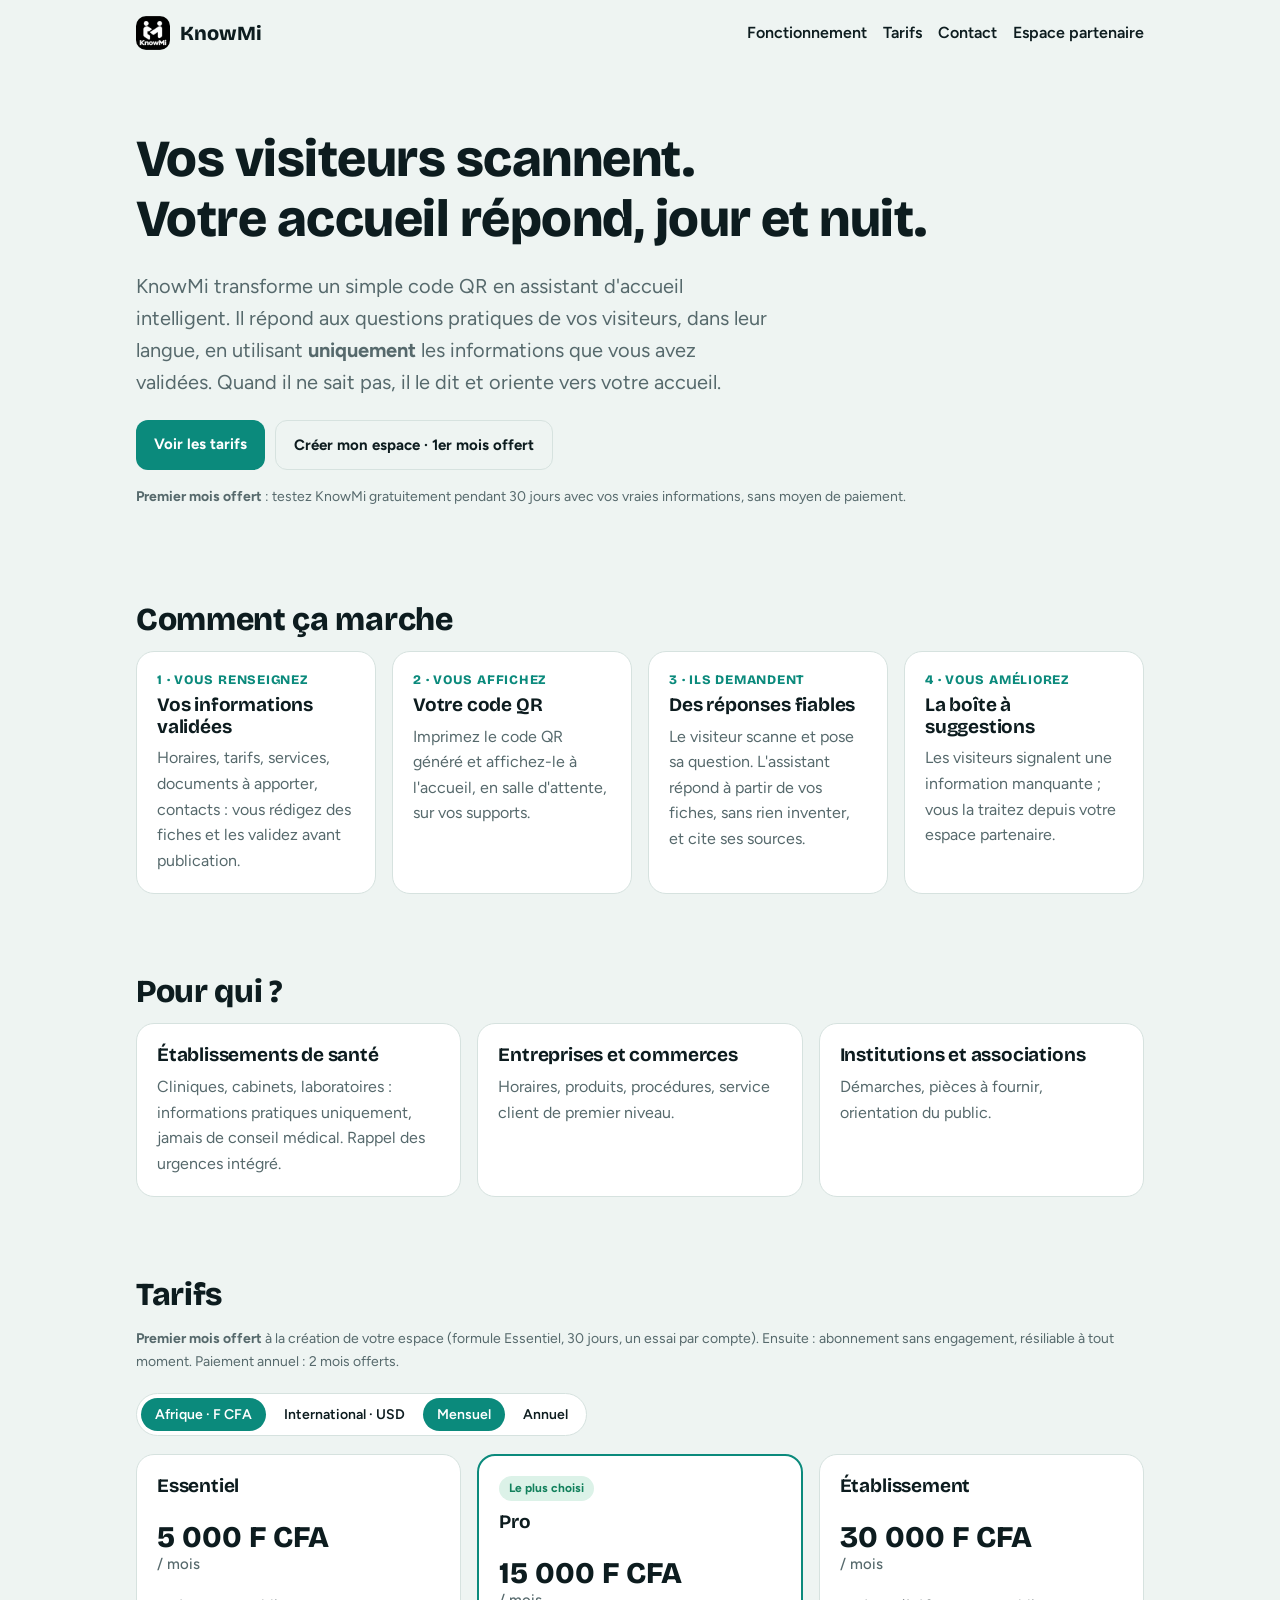
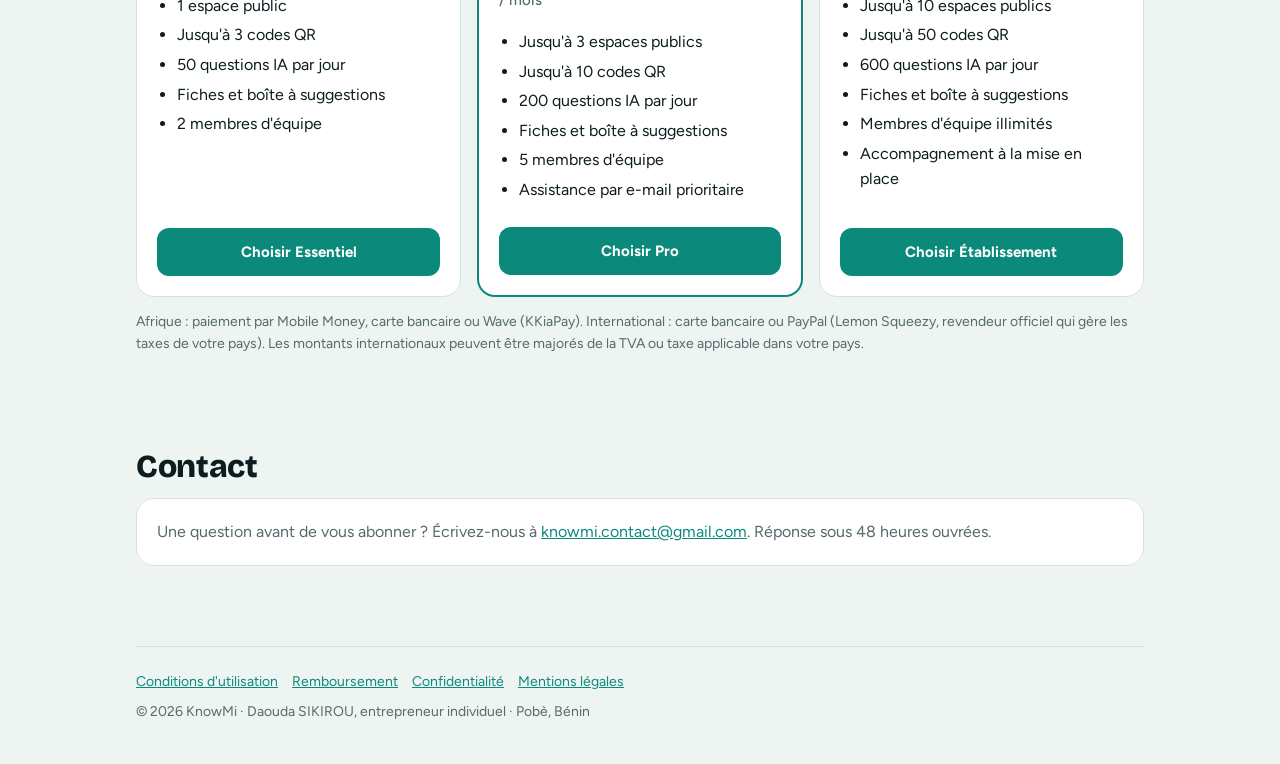
<file: index.html>
<!doctype html>
<html lang="fr">
<head>
<meta charset="utf-8">
<meta name="google-site-verification" content="rM0lely_wmRl62F8wcLX4sktHrZ2H8IdLS0OCVsPig0" />
<meta name="viewport" content="width=device-width, initial-scale=1, viewport-fit=cover">
<meta name="robots" content="noindex, follow">
<link rel="canonical" href="https://daoudaun.github.io/qrai/presentation.html">
<title>KnowMi · Accueil</title>
<link rel="icon" type="image/png" href="favicon.png">
<link rel="apple-touch-icon" href="apple-touch-icon.png">
<link rel="preconnect" href="https://fonts.googleapis.com">
<link rel="stylesheet" href="https://fonts.googleapis.com/css2?family=Bricolage+Grotesque:opsz,wght@12..96,700;12..96,800&family=Figtree:wght@400;500;600;700&display=swap">
<style>
:root{
  --bg:#eef4f2; --surface:#fff; --surface2:#f6faf9; --ink:#0d1c1f; --muted:#56696c; --line:#d6e2df;
  --accent:#0b8a7c; --accent-ink:#fff; --accent-soft:#d5efea; --bot:#f1f6f5; --me:#0b8a7c; --me-ink:#fff;
  --warn:#a86408; --warn-soft:#fbeccf; --bad:#c23b3b; --bad-soft:#f9dede; --good:#12805c; --good-soft:#dcf2e8;
  --f-display:"Bricolage Grotesque", ui-sans-serif, system-ui, sans-serif;
  --f-body:"Figtree", ui-sans-serif, system-ui, -apple-system, "Segoe UI", sans-serif;
}
@media (prefers-color-scheme: dark){:root:not([data-theme="light"]){
  --bg:#0a1314; --surface:#111e20; --surface2:#15262a; --ink:#e4efed; --muted:#93a8a7; --line:#223639;
  --accent:#2cc2ae; --accent-ink:#04201c; --accent-soft:#123c37; --bot:#182b2e; --me:#1d9f8f; --me-ink:#fff;
  --warn:#f0b04a; --warn-soft:#3a2a0d; --bad:#ff7b7b; --bad-soft:#3d1a1a; --good:#44c996; --good-soft:#12352a; color-scheme:dark }}
*{box-sizing:border-box} [hidden]{display:none!important}
html,body{margin:0;min-height:100%}
body{background:var(--bg);color:var(--ink);font:16px/1.5 var(--f-body);-webkit-font-smoothing:antialiased}
button,input,textarea{font:inherit;color:inherit}
.wrap{max-width:640px;margin:0 auto;padding:16px 16px calc(24px + env(safe-area-inset-bottom))}
.top{display:flex;align-items:center;gap:10px;margin-bottom:14px}
.logo{width:30px;height:30px;border-radius:9px;display:block;flex:0 0 auto}
.top small{color:var(--muted);font-size:12px}
.hero{background:var(--surface);border:1px solid var(--line);border-radius:18px;padding:18px;margin-bottom:12px}
h1{font:800 24px/1.15 var(--f-display);letter-spacing:-.01em;margin:0 0 6px}
.welcome{color:var(--muted);margin:0}
.verified{display:inline-flex;gap:6px;align-items:center;font-size:12px;font-weight:700;color:var(--good);background:var(--good-soft);padding:3px 9px;border-radius:999px;margin-bottom:10px}
.card{background:var(--surface);border:1px solid var(--line);border-radius:18px;padding:16px;margin-bottom:12px}
h2{font:700 17px var(--f-display);margin:0 0 10px}
.chat{display:flex;flex-direction:column;gap:10px;min-height:120px}
.bubble{max-width:88%;padding:10px 13px;border-radius:16px;white-space:pre-wrap;overflow-wrap:anywhere;animation:pop .25s ease both}
@keyframes pop{from{opacity:0;transform:translateY(4px)}}
@media (prefers-reduced-motion:reduce){.bubble{animation:none}}
.bot{background:var(--bot);border-bottom-left-radius:5px;align-self:flex-start}
.me{background:var(--me);color:var(--me-ink);border-bottom-right-radius:5px;align-self:flex-end}
.bot.abst{border:1px dashed var(--warn)}
.src{display:block;font-size:12px;color:var(--muted);margin-top:6px}
.typing{display:inline-flex;gap:4px}.typing i{width:6px;height:6px;border-radius:50%;background:var(--muted);animation:b 1s infinite}.typing i:nth-child(2){animation-delay:.15s}.typing i:nth-child(3){animation-delay:.3s}
@keyframes b{0%,80%,100%{opacity:.3}40%{opacity:1}}
.ask{display:flex;gap:8px;margin-top:12px}
.ask input{flex:1;min-width:0;padding:12px 14px;border:1px solid var(--line);border-radius:12px;background:var(--surface2)}
.btn{border:0;border-radius:12px;padding:12px 16px;background:var(--accent);color:var(--accent-ink);font-weight:700;cursor:pointer}
.btn[disabled]{opacity:.5;cursor:wait}
.btn.ghost{background:transparent;border:1px solid var(--line);color:var(--ink)}
input:focus,textarea:focus,button:focus-visible,summary:focus-visible{outline:2px solid var(--accent);outline-offset:1px}
.sugg{display:flex;flex-wrap:wrap;gap:6px;margin-top:10px}
.sugg button{border:1px solid var(--line);background:var(--surface2);border-radius:999px;padding:6px 11px;font-size:14px;cursor:pointer}
details{border-top:1px solid var(--line);padding:10px 0}
details:first-of-type{border-top:0}
summary{font-weight:600;cursor:pointer;list-style:none;display:flex;justify-content:space-between;gap:10px}
summary::after{content:"+";color:var(--accent);font-weight:800}
details[open] summary::after{content:"–"}
details p{white-space:pre-wrap;margin:8px 0 2px;color:var(--ink)}
details .meta{font-size:12px;color:var(--muted)}
label{display:block;font-weight:600;font-size:14px;margin:10px 0 5px}
textarea,.field{width:100%;padding:11px 12px;border:1px solid var(--line);border-radius:12px;background:var(--surface2)}
.msg{padding:10px 12px;border-radius:12px;margin-top:10px;font-size:14px}
.msg.ok{background:var(--good-soft);color:var(--good)} .msg.err{background:var(--bad-soft);color:var(--bad)}
.notice{font-size:13px;color:var(--muted);text-align:center;margin:16px 6px 0}
.notice b{color:var(--ink)}
.state{text-align:center;padding:40px 16px}
.top .sp{flex:1}
.lang{border:1px solid var(--line);background:var(--surface);border-radius:999px;padding:5px 12px;font-weight:700;font-size:13px;cursor:pointer;color:var(--ink)}
.mic{flex:0 0 auto;width:48px;padding:0;display:inline-flex;align-items:center;justify-content:center;background:var(--surface2);border:1px solid var(--line);color:var(--accent)}
.mic svg{width:22px;height:22px}
.mic.on{background:var(--bad);border-color:var(--bad);color:#fff;animation:pulse 1.2s ease-in-out infinite}
@keyframes pulse{50%{box-shadow:0 0 0 7px color-mix(in srgb, var(--bad) 25%, transparent)}}
@media (prefers-reduced-motion:reduce){.mic.on{animation:none}}
.voice-row{display:flex;align-items:center;justify-content:space-between;gap:10px;flex-wrap:wrap;margin-top:10px;font-size:13px;color:var(--muted)}
.voice-row label{display:flex;align-items:center;gap:7px;margin:0;font-weight:600;font-size:13px;color:var(--ink);cursor:pointer}
.voice-row input{width:18px;height:18px;accent-color:var(--accent)}
.say{display:inline-flex;align-items:center;gap:5px;margin-top:7px;border:0;background:transparent;color:var(--accent);font-weight:700;font-size:13px;padding:2px 0;cursor:pointer}
.say svg{width:16px;height:16px}
</style>
</head>
<body>
<div class="wrap">
  <div class="top"><img class="logo" src="logo-96.png" alt="" width="38" height="38"><div><b>KnowMi</b><br><small>Informations vérifiées par l'établissement</small></div><div class="sp"></div><button class="lang" id="lang" type="button">EN</button></div>

  <div id="loading" class="card state">Chargement…</div>
  <div id="unavailable" class="card state" hidden>
    <h1>Page indisponible</h1>
    <p class="welcome">Ce code QR n'est pas actif ou a été désactivé. Renseignez-vous directement auprès de l'accueil.</p>
  </div>

  <main id="app" hidden>
    <section class="hero">
      <span class="verified">✓ Informations validées par l'établissement</span>
      <h1 id="name" data-i18n-skip></h1>
      <p class="welcome" id="welcome" data-i18n-skip></p>
    </section>

    <section class="card" aria-labelledby="chat-title">
      <h2 id="chat-title">Posez votre question</h2>
      <div class="chat" id="chat" aria-live="polite" data-i18n-skip></div>
      <div class="sugg" id="sugg" data-i18n-skip></div>
      <form class="ask" id="f-ask">
        <input id="q" type="text" maxlength="500" autocomplete="off" placeholder="Ex. Quels sont vos horaires ?" aria-label="Votre question" required>
        <button class="btn mic" type="button" id="mic" hidden aria-label="Poser la question à voix haute" title="Poser la question à voix haute"><svg viewBox="0 0 24 24" fill="none" stroke="currentColor" stroke-width="2" stroke-linecap="round" stroke-linejoin="round" aria-hidden="true"><rect x="9" y="3" width="6" height="11" rx="3"/><path d="M5 11a7 7 0 0 0 14 0M12 18v3"/></svg></button>
        <button class="btn" type="submit" id="send">Envoyer</button>
      </form>
      <div class="voice-row" id="voice-row" hidden>
        <label id="tts-label" hidden><input type="checkbox" id="tts"> <span>Lire les réponses à voix haute</span></label>
        <span id="voice-note" hidden>La dictée vocale utilise la reconnaissance vocale de votre téléphone ou de votre navigateur.</span>
      </div>
      <div id="voice-msg"></div>
    </section>

    <section class="card" id="faq-card" hidden>
      <h2>Toutes les informations</h2>
      <div id="faq" data-i18n-skip></div>
    </section>

    <section class="card">
      <h2>Une remarque, une information manquante ?</h2>
      <form id="f-sugg">
        <label for="s-msg">Votre message à l'établissement</label>
        <textarea id="s-msg" rows="3" maxlength="3000" required></textarea>
        <label for="s-contact">Pour être recontacté (facultatif)</label>
        <input id="s-contact" class="field" type="text" maxlength="200" placeholder="Téléphone ou e-mail">
        <button class="btn" type="submit" style="margin-top:12px">Envoyer le message</button>
      </form>
      <div id="s-out"></div>
    </section>

    <p class="notice" data-i18n-html="notice"><b>En cas d'urgence, rendez-vous immédiatement aux urgences ou appelez les secours.</b><br>
    Les réponses proviennent uniquement des informations publiées par l'établissement ; elles ne remplacent pas une consultation.
    Vos questions ne sont pas enregistrées.</p>
  </main>
</div>

<script src="i18n.js"></script>
<script>
const t = window.KM ? KM.t : (s) => s, LOC = window.KM ? KM.locale : "fr-FR";
if (window.KM) KM.langButton(document.getElementById("lang")); else document.getElementById("lang").hidden = true;
const SUPABASE_URL = "https://zvynitsffqtaiebtayda.supabase.co";
const SUPABASE_KEY = "sb_publishable_JdO1h7Z0cB4ZMWZhat3mIQ_H6_6bAkT";
const $ = (id) => document.getElementById(id);
const el = (tag, props = {}, ...kids) => { const n = document.createElement(tag); Object.assign(n, props); kids.forEach(k => n.append(k)); return n; };
const slug = (new URLSearchParams(location.search).get("c") || "").trim().toUpperCase();
const history = [];
const fmtDate = (d) => d ? new Date(d + "T12:00:00").toLocaleDateString(LOC, { day: "numeric", month: "long", year: "numeric" }) : "";

async function rpc(fn, args) {
  const r = await fetch(SUPABASE_URL + "/rest/v1/rpc/" + fn, { method: "POST", headers: { "Content-Type": "application/json", apikey: SUPABASE_KEY }, body: JSON.stringify(args) });
  if (!r.ok) throw new Error("http " + r.status);
  return r.json();
}

function bubble(text, who, extra) {
  const b = el("div", { className: "bubble " + who + (extra && extra.abst ? " abst" : ""), textContent: text });
  if (extra && extra.sources && extra.sources.length) {
    extra.sources.forEach(s => b.append(el("span", { className: "src", textContent: t("Source : « {0} », validée le {1}", s.question, fmtDate(s.validated_on)) })));
  }
  if (who === "bot" && TTS) b.append(sayButton(text));
  $("chat").append(b); b.scrollIntoView({ block: "nearest", behavior: "smooth" });
  return b;
}

async function load() {
  if (!slug) { location.replace("presentation.html"); return; }
  if (!/^[A-Z]{3}-[A-Z0-9]{4,8}$/.test(slug)) return showUnavailable();
  let data;
  try { data = await rpc("public_context", { p_slug: slug, p_locale: null }); } catch { return showUnavailable(t("Connexion impossible. Vérifiez votre accès à Internet puis rechargez la page.")); }
  if (!data || data.status !== "available") return showUnavailable();
  document.title = data.name + " · KnowMi";
  $("name").textContent = data.name;
  $("welcome").textContent = (data.welcome && data.welcome.fr) || t("Bienvenue. Posez vos questions pratiques, je réponds avec les informations validées par l'établissement.");
  const entries = (data.entries || []).filter(e => e.locale === "fr" || !e.locale);
  if (entries.length) {
    $("faq-card").hidden = false;
    $("faq").replaceChildren(...entries.map(e => el("details", {}, el("summary", { textContent: e.question }),
      el("p", { textContent: e.answer }), el("div", { className: "meta", textContent: t("Validée le {0}", fmtDate(e.validated_on)) }))));
    entries.slice(0, 4).forEach(e => {
      const b = el("button", { type: "button", textContent: e.question });
      b.onclick = () => { $("q").value = e.question; $("f-ask").requestSubmit(); };
      $("sugg").append(b);
    });
  }
  bubble(t("Bonjour ! Je suis l'assistant de {0}. Je réponds uniquement avec les informations validées par l'établissement. Que souhaitez-vous savoir ?", data.name), "bot");
  $("loading").hidden = true; $("app").hidden = false;
}
function showUnavailable(msg) {
  $("loading").hidden = true; $("unavailable").hidden = false;
  if (msg) $("unavailable").querySelector("p").textContent = msg;
}

const ERRORS = {
  busy: t("Le service reçoit beaucoup de questions aujourd'hui. Consultez les informations ci-dessous ou contactez directement l'établissement."),
  not_configured: t("Le chat n'est pas encore activé pour cet établissement. Consultez les informations ci-dessous."),
  unavailable: t("Ce code QR n'est plus actif."),
  invalid_question: t("Votre question doit faire entre 2 et 500 caractères.")
};
$("f-ask").addEventListener("submit", async (ev) => {
  ev.preventDefault();
  const q = $("q").value.trim(); if (q.length < 2) return;
  const spoken = askedByVoice; askedByVoice = false;
  stopSpeaking();
  $("q").value = ""; $("send").disabled = true; $("sugg").hidden = true;
  bubble(q, "me");
  const wait = el("div", { className: "bubble bot" }, el("span", { className: "typing", ariaLabel: t("Réponse en cours") }, el("i"), el("i"), el("i")));
  $("chat").append(wait);
  try {
    const r = await fetch(SUPABASE_URL + "/functions/v1/ask", { method: "POST", headers: { "Content-Type": "application/json", apikey: SUPABASE_KEY },
      body: JSON.stringify({ slug, question: q, history: history.slice(-6) }) });
    const data = await r.json().catch(() => ({}));
    wait.remove();
    if (data.status === "ok") {
      bubble(data.answer, "bot", { abst: data.abstained, sources: data.sources });
      if (spoken || ttsOn()) speak(data.answer);
      history.push({ role: "user", content: q }, { role: "assistant", content: data.answer });
    } else {
      bubble(ERRORS[data.status] || t("Le service est momentanément indisponible. Réessayez dans un instant ou consultez les informations ci-dessous."), "bot", { abst: true });
    }
  } catch {
    wait.remove(); bubble(t("Connexion impossible. Vérifiez votre accès à Internet."), "bot", { abst: true });
  } finally { $("send").disabled = false; $("q").focus(); }
});

$("f-sugg").addEventListener("submit", async (ev) => {
  ev.preventDefault();
  const btn = ev.target.querySelector("button"); btn.disabled = true;
  const key = (crypto.randomUUID ? crypto.randomUUID() : String(Date.now()) + Math.random().toString(16).slice(2));
  try {
    const r = await rpc("submit_suggestion", { p_slug: slug, p_message: $("s-msg").value.trim(), p_locale: navigator.language || "fr", p_contact: $("s-contact").value.trim(), p_idempotency_key: key });
    if (r.status === "received") {
      ev.target.reset();
      $("s-out").replaceChildren(el("div", { className: "msg ok", textContent: t("Merci, votre message a bien été transmis (référence {0}).", r.receipt) }));
    } else {
      $("s-out").replaceChildren(el("div", { className: "msg err", textContent: t("Le message n'a pas pu être transmis. Vérifiez son contenu.") }));
    }
  } catch {
    $("s-out").replaceChildren(el("div", { className: "msg err", textContent: t("Connexion impossible. Réessayez.") }));
  } finally { btn.disabled = false; }
});

// ---------- Voix : poser sa question à l'oral, écouter les réponses ----------
// Tout se passe dans le navigateur du visiteur (reconnaissance et synthèse vocales du téléphone) :
// aucun son n'est envoyé à KnowMi, seul le texte de la question part vers l'assistant, comme à l'écrit.
const SR = window.SpeechRecognition || window.webkitSpeechRecognition;
const TTS = "speechSynthesis" in window && "SpeechSynthesisUtterance" in window;
const ICON_SPK = '<svg viewBox="0 0 24 24" fill="none" stroke="currentColor" stroke-width="2" stroke-linecap="round" stroke-linejoin="round" aria-hidden="true"><path d="M11 5 6 9H3v6h3l5 4z"/><path d="M15.5 8.5a5 5 0 0 1 0 7M18.5 5.5a9 9 0 0 1 0 13"/></svg>';
let askedByVoice = false, rec = null, listening = false, voiceErr = "", speakingBtn = null;
const ttsOn = () => TTS && $("tts").checked;
const voiceSay = (text) => $("voice-msg").replaceChildren(text ? el("div", { className: "msg err", textContent: text }) : "");

// Langue d'une réponse (l'assistant répond dans la langue de la question, pas forcément celle de l'interface)
function guessLang(text) {
  const w = (text.toLowerCase().match(/[a-zàâçéèêëîïôûùüÿœ']+/g) || []);
  const fr = w.filter(x => /^(le|la|les|des|du|vous|votre|vos|est|sont|pour|une|nous|avec|dans|et|au|aux|pas|ou|l'|d'|qu'|n'|c'est)$/.test(x)).length;
  const en = w.filter(x => /^(the|you|your|is|are|for|and|with|we|our|to|of|in|not|or|please|this|it)$/.test(x)).length;
  return fr === en ? (window.KM ? KM.lang : "fr") : (fr > en ? "fr" : "en");
}
function pickVoice(lang) {
  const vs = speechSynthesis.getVoices() || [];
  const want = lang === "en" ? ["en-gb", "en-ng", "en-us", "en"] : ["fr-fr", "fr-ca", "fr-be", "fr"];
  for (const w of want) { const v = vs.find(x => (x.lang || "").toLowerCase().replace("_", "-").startsWith(w)); if (v) return v; }
  return null;
}
function resetSay() { if (speakingBtn) { speakingBtn.innerHTML = ICON_SPK + " " + t("Écouter"); speakingBtn.setAttribute("aria-label", t("Écouter la réponse")); speakingBtn = null; } }
function stopSpeaking() { if (TTS) speechSynthesis.cancel(); resetSay(); }
function speak(text, btn) {
  if (!TTS) return;
  stopSpeaking();
  const lang = guessLang(text);
  const u = new SpeechSynthesisUtterance(text.slice(0, 1500));
  u.lang = lang === "en" ? "en-GB" : "fr-FR";
  const v = pickVoice(lang); if (v) u.voice = v;
  u.rate = 0.97;
  if (btn) { speakingBtn = btn; btn.innerHTML = ICON_SPK + " " + t("Arrêter la lecture"); btn.setAttribute("aria-label", t("Arrêter la lecture")); }
  u.onend = u.onerror = () => { if (speakingBtn === btn) resetSay(); };
  speechSynthesis.speak(u);
}
function sayButton(text) {
  const b = el("button", { type: "button", className: "say" });
  b.innerHTML = ICON_SPK + " " + t("Écouter"); b.setAttribute("aria-label", t("Écouter la réponse"));
  b.onclick = () => { if (speakingBtn === b) stopSpeaking(); else speak(text, b); };
  return el("div", {}, b);
}
function setMic(on) {
  listening = on; $("mic").classList.toggle("on", on);
  const label = on ? t("Arrêter l'écoute") : t("Poser la question à voix haute");
  $("mic").setAttribute("aria-label", label); $("mic").title = label;
  $("q").placeholder = on ? t("Je vous écoute…") : t("Ex. Quels sont vos horaires ?");
}
function startListening() {
  stopSpeaking(); voiceSay(""); voiceErr = "";
  rec = new SR();
  rec.lang = window.KM ? KM.speech : "fr-FR";
  rec.interimResults = true; rec.continuous = false; rec.maxAlternatives = 1;
  let finalText = "";
  rec.onstart = () => setMic(true);
  rec.onresult = (e) => {
    let interim = "";
    for (let i = e.resultIndex; i < e.results.length; i++) {
      const r = e.results[i];
      if (r.isFinal) finalText += r[0].transcript; else interim += r[0].transcript;
    }
    $("q").value = (finalText + " " + interim).replace(/\s+/g, " ").trim().slice(0, 500);
  };
  rec.onerror = (e) => { voiceErr = e.error || "error"; };
  rec.onend = () => {
    setMic(false);
    const q = $("q").value.trim();
    if (voiceErr === "not-allowed" || voiceErr === "service-not-allowed") return voiceSay(t("Le micro est bloqué. Autorisez-le dans les réglages du navigateur pour poser vos questions à voix haute."));
    if (q.length >= 2) { askedByVoice = true; $("f-ask").requestSubmit(); return; }
    if (voiceErr === "aborted") return;
    voiceSay(voiceErr && voiceErr !== "no-speech" ? t("La dictée vocale n'a pas fonctionné. Réessayez ou écrivez votre question.") : t("Je n'ai rien entendu. Touchez le micro et parlez près du téléphone."));
  };
  try { rec.start(); } catch { setMic(false); voiceSay(t("La dictée vocale n'a pas fonctionné. Réessayez ou écrivez votre question.")); }
}
if (SR) {
  $("mic").hidden = false; $("voice-note").hidden = false; $("voice-row").hidden = false;
  $("mic").onclick = () => { if (listening && rec) rec.stop(); else startListening(); };
}
if (TTS) {
  $("tts-label").hidden = false; $("voice-row").hidden = false;
  try { $("tts").checked = localStorage.getItem("knowmi.tts") === "1"; } catch {}
  $("tts").onchange = () => { try { localStorage.setItem("knowmi.tts", $("tts").checked ? "1" : "0"); } catch {} if (!$("tts").checked) stopSpeaking(); };
  speechSynthesis.getVoices(); // charge la liste des voix (asynchrone sur Chrome)
}

load();
</script>
</body>
</html>
</file>
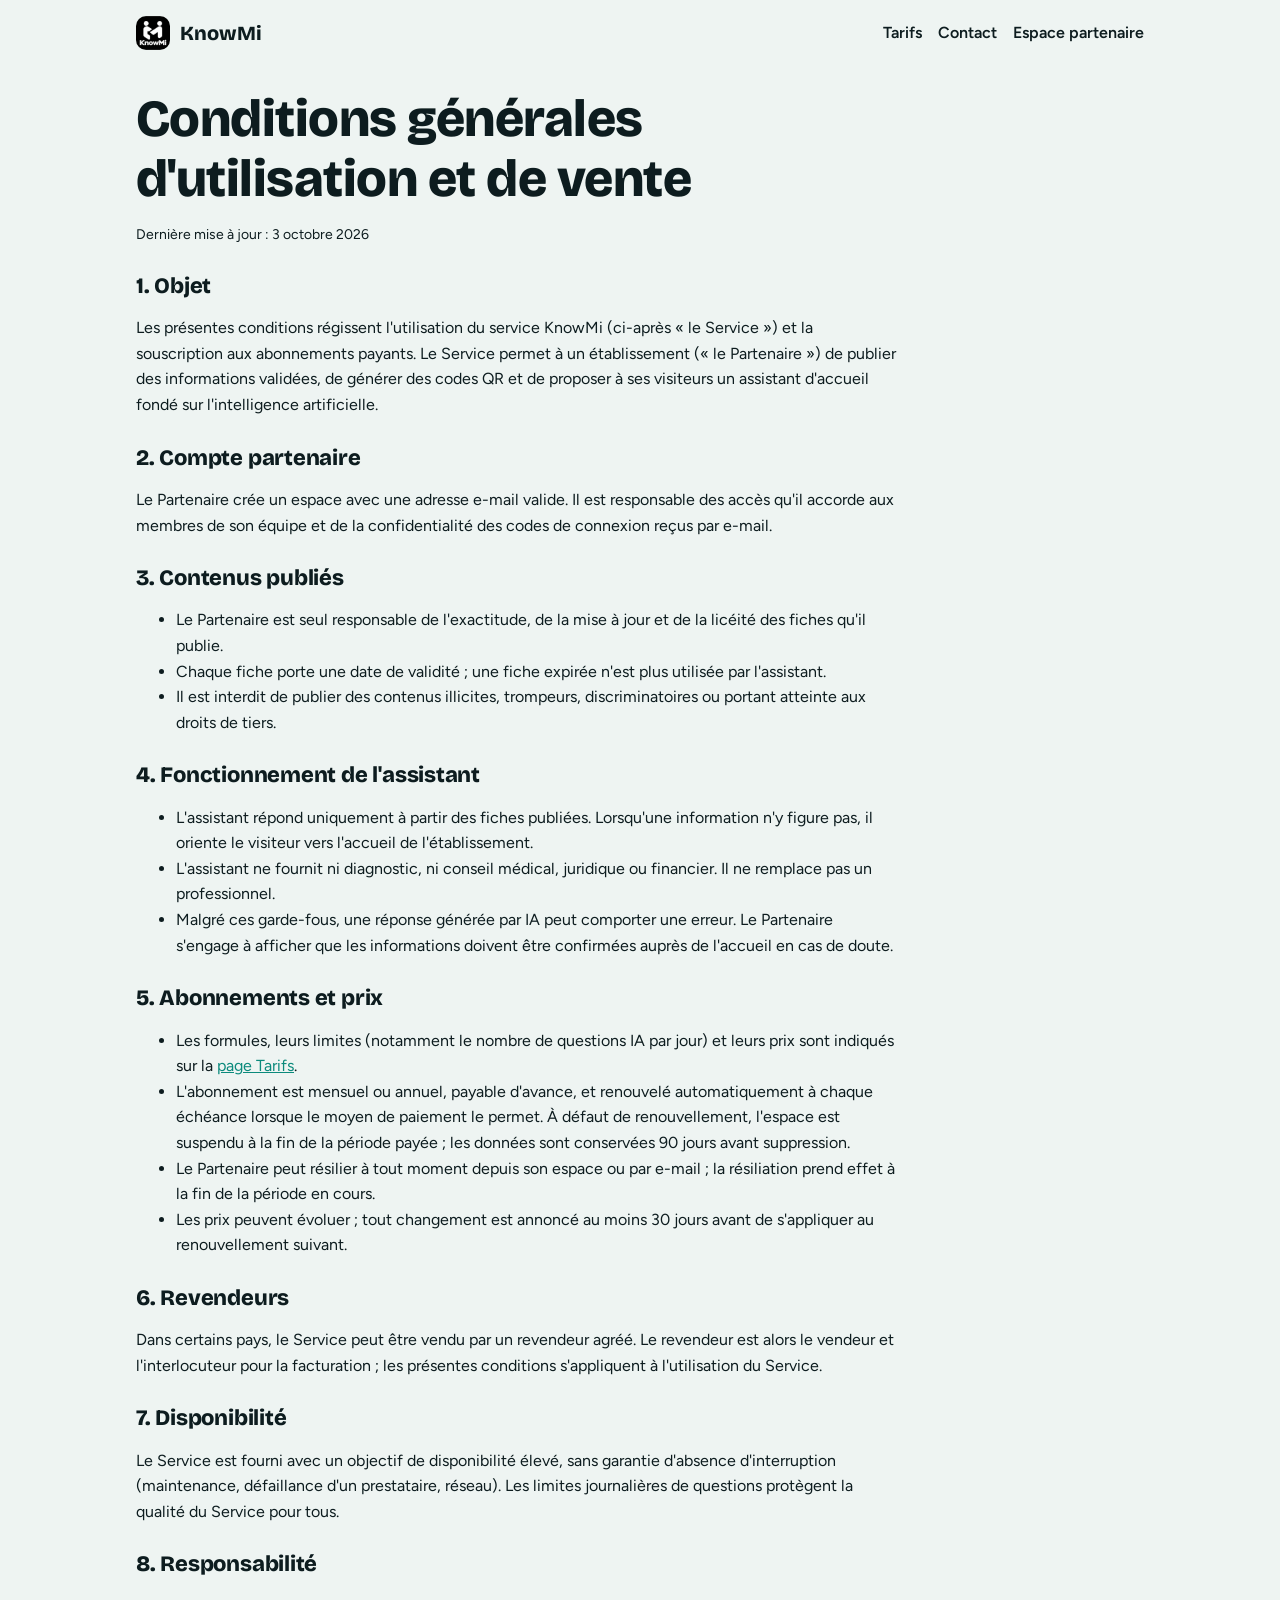
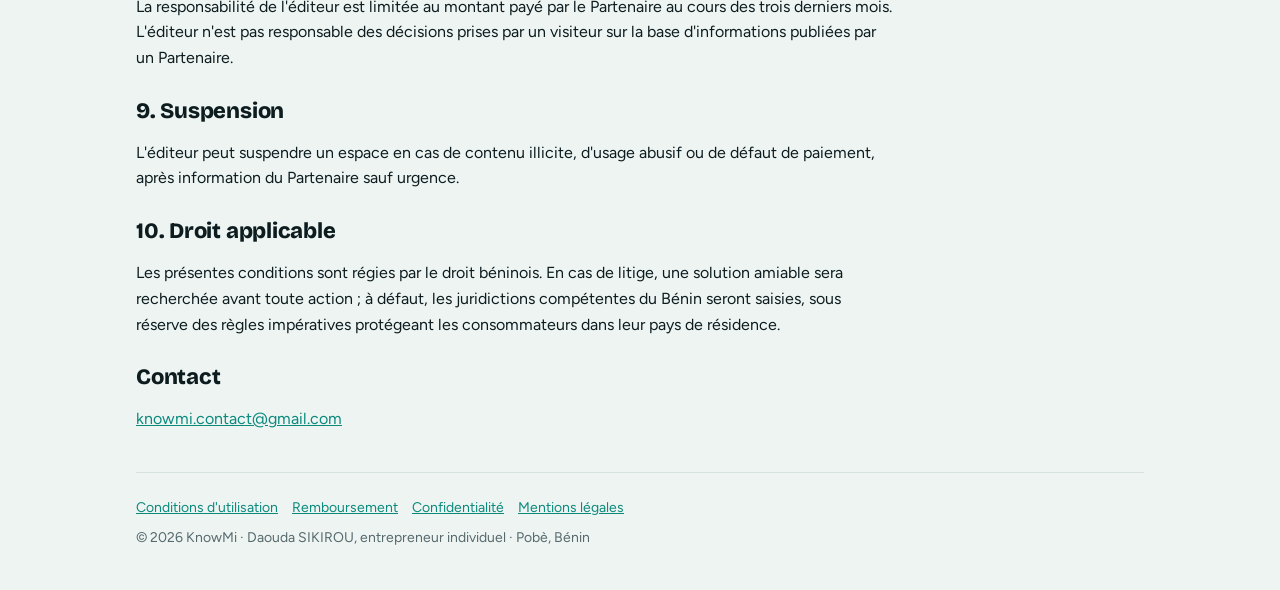
<file: conditions.html>
<!doctype html>
<html lang="fr">
<head>
<meta charset="utf-8">
<meta name="viewport" content="width=device-width, initial-scale=1, viewport-fit=cover">
<title>Conditions générales d'utilisation et de vente · KnowMi</title>
<meta name="description" content="Conditions générales d'utilisation et de vente de KnowMi, plateforme d'accueil par code QR et intelligence artificielle.">
<link rel="canonical" href="https://daoudaun.github.io/qrai/conditions.html">
<link rel="icon" type="image/png" href="favicon.png">
<link rel="apple-touch-icon" href="apple-touch-icon.png">
<link rel="preconnect" href="https://fonts.googleapis.com">
<link rel="stylesheet" href="https://fonts.googleapis.com/css2?family=Bricolage+Grotesque:opsz,wght@12..96,700;12..96,800&family=Figtree:wght@400;500;600;700&display=swap">
<link rel="stylesheet" href="site.css">
<script src="app-mode.js"></script>
</head>
<body>
<div class="wrap">
  <header class="nav">
    <a class="brand" href="presentation.html"><img class="logo" src="logo-96.png" alt="" width="34" height="34">KnowMi</a>
    <nav><a href="presentation.html#tarifs">Tarifs</a><a href="presentation.html#contact">Contact</a><a href="espace.html">Espace partenaire</a></nav>
  </header>
  <main class="legal">
  <h1>Conditions générales d'utilisation et de vente</h1>
  <p class="note">Dernière mise à jour : 3 octobre 2026</p>

<h2>1. Objet</h2>
<p>Les présentes conditions régissent l'utilisation du service KnowMi (ci-après « le Service ») et la souscription aux abonnements payants. Le Service permet à un établissement (« le Partenaire ») de publier des informations validées, de générer des codes QR et de proposer à ses visiteurs un assistant d'accueil fondé sur l'intelligence artificielle.</p>
<h2>2. Compte partenaire</h2>
<p>Le Partenaire crée un espace avec une adresse e-mail valide. Il est responsable des accès qu'il accorde aux membres de son équipe et de la confidentialité des codes de connexion reçus par e-mail.</p>
<h2>3. Contenus publiés</h2>
<ul>
<li>Le Partenaire est seul responsable de l'exactitude, de la mise à jour et de la licéité des fiches qu'il publie.</li>
<li>Chaque fiche porte une date de validité ; une fiche expirée n'est plus utilisée par l'assistant.</li>
<li>Il est interdit de publier des contenus illicites, trompeurs, discriminatoires ou portant atteinte aux droits de tiers.</li>
</ul>
<h2>4. Fonctionnement de l'assistant</h2>
<ul>
<li>L'assistant répond uniquement à partir des fiches publiées. Lorsqu'une information n'y figure pas, il oriente le visiteur vers l'accueil de l'établissement.</li>
<li>L'assistant ne fournit ni diagnostic, ni conseil médical, juridique ou financier. Il ne remplace pas un professionnel.</li>
<li>Malgré ces garde-fous, une réponse générée par IA peut comporter une erreur. Le Partenaire s'engage à afficher que les informations doivent être confirmées auprès de l'accueil en cas de doute.</li>
</ul>
<h2>5. Abonnements et prix</h2>
<ul>
<li>Les formules, leurs limites (notamment le nombre de questions IA par jour) et leurs prix sont indiqués sur la <a href="presentation.html#tarifs">page Tarifs</a>.</li>
<li>L'abonnement est mensuel ou annuel, payable d'avance, et renouvelé automatiquement à chaque échéance lorsque le moyen de paiement le permet. À défaut de renouvellement, l'espace est suspendu à la fin de la période payée ; les données sont conservées 90 jours avant suppression.</li>
<li>Le Partenaire peut résilier à tout moment depuis son espace ou par e-mail ; la résiliation prend effet à la fin de la période en cours.</li>
<li>Les prix peuvent évoluer ; tout changement est annoncé au moins 30 jours avant de s'appliquer au renouvellement suivant.</li>
</ul>
<h2>6. Revendeurs</h2>
<p>Dans certains pays, le Service peut être vendu par un revendeur agréé. Le revendeur est alors le vendeur et l'interlocuteur pour la facturation ; les présentes conditions s'appliquent à l'utilisation du Service.</p>
<h2>7. Disponibilité</h2>
<p>Le Service est fourni avec un objectif de disponibilité élevé, sans garantie d'absence d'interruption (maintenance, défaillance d'un prestataire, réseau). Les limites journalières de questions protègent la qualité du Service pour tous.</p>
<h2>8. Responsabilité</h2>
<p>La responsabilité de l'éditeur est limitée au montant payé par le Partenaire au cours des trois derniers mois. L'éditeur n'est pas responsable des décisions prises par un visiteur sur la base d'informations publiées par un Partenaire.</p>
<h2>9. Suspension</h2>
<p>L'éditeur peut suspendre un espace en cas de contenu illicite, d'usage abusif ou de défaut de paiement, après information du Partenaire sauf urgence.</p>
<h2>10. Droit applicable</h2>
<p>Les présentes conditions sont régies par le droit béninois. En cas de litige, une solution amiable sera recherchée avant toute action ; à défaut, les juridictions compétentes du Bénin seront saisies, sous réserve des règles impératives protégeant les consommateurs dans leur pays de résidence.</p>
<h2>Contact</h2>
<p><a href="mailto:knowmi.contact@gmail.com">knowmi.contact@gmail.com</a></p>
  </main>
  <footer>
    <div class="links"><a href="conditions.html">Conditions d'utilisation</a><a href="remboursement.html">Remboursement</a><a href="confidentialite.html">Confidentialité</a><a href="mentions-legales.html">Mentions légales</a></div>
    © 2026 KnowMi · Daouda SIKIROU, entrepreneur individuel · Pobè, Bénin
  </footer>
</div>
</body>
</html>
</file>
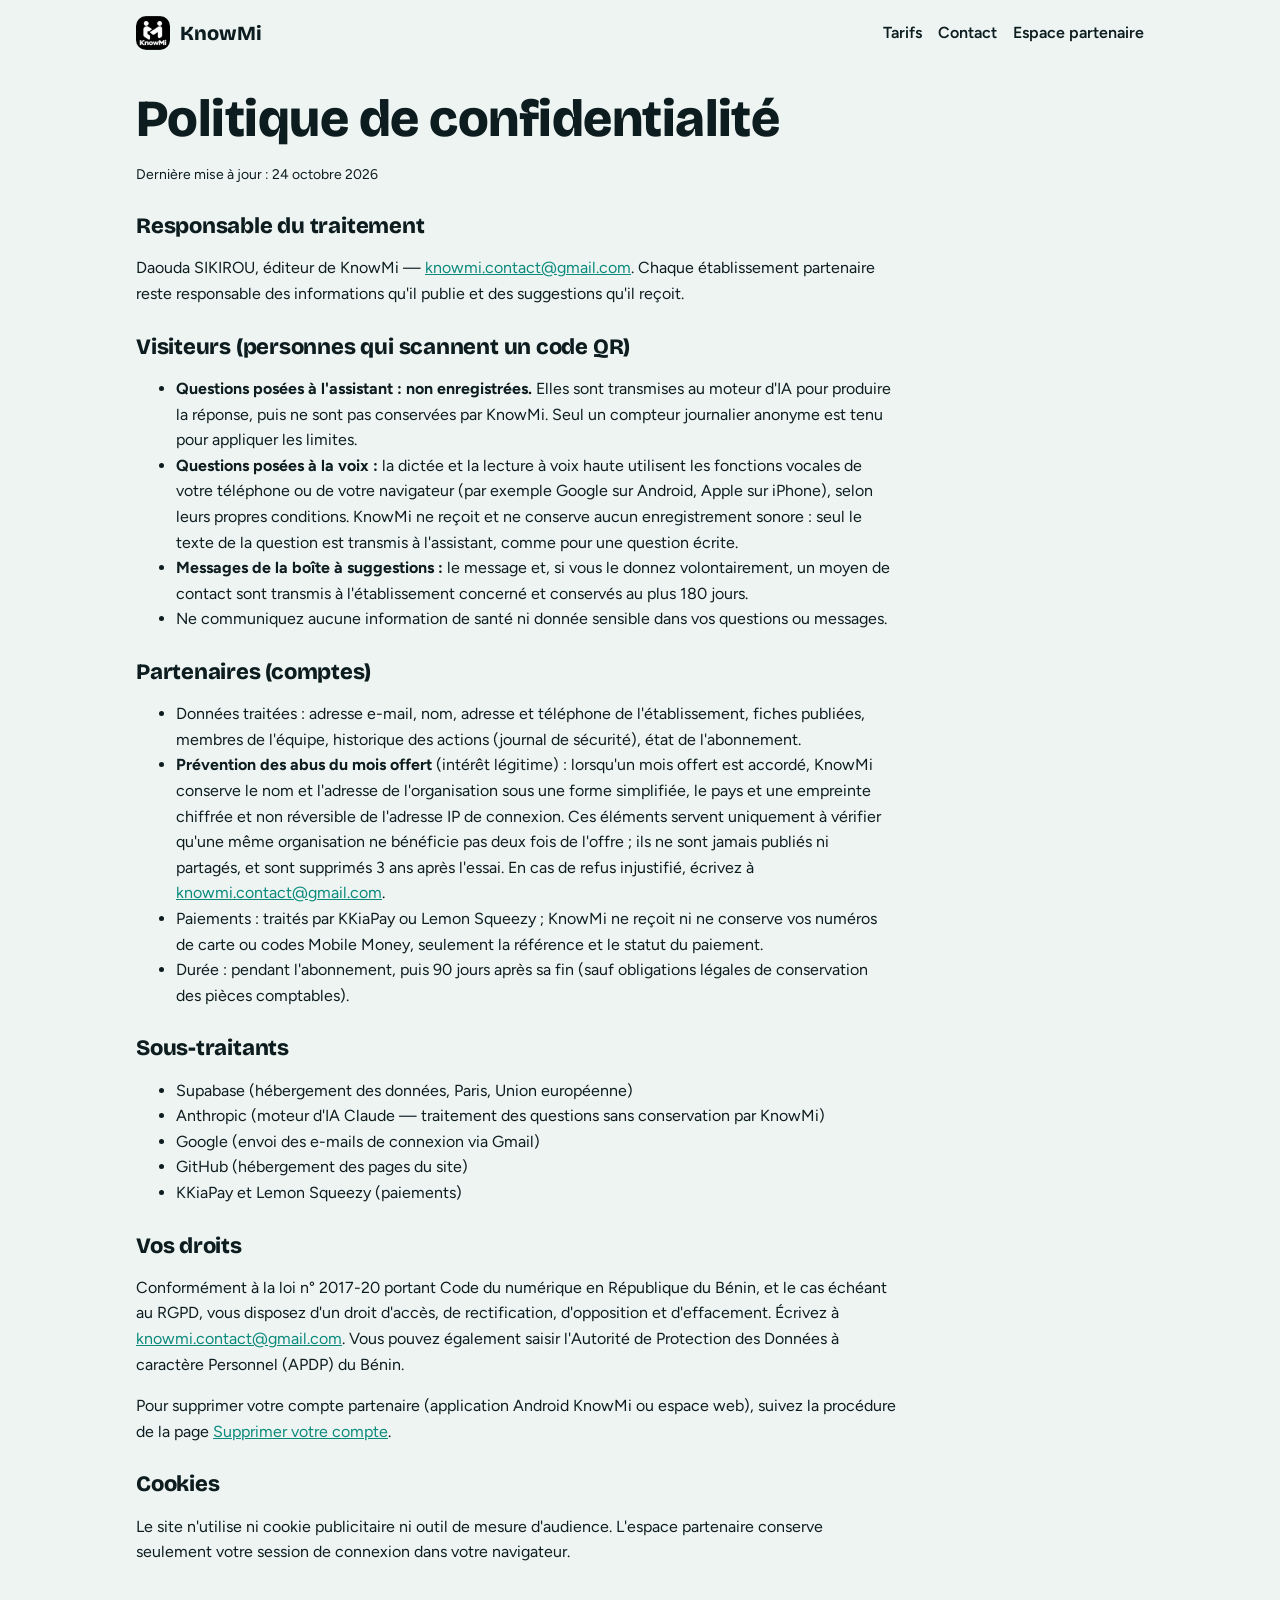
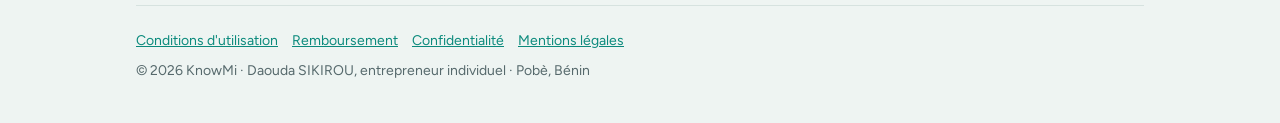
<file: confidentialite.html>
<!doctype html>
<html lang="fr">
<head>
<meta charset="utf-8">
<meta name="viewport" content="width=device-width, initial-scale=1, viewport-fit=cover">
<title>Politique de confidentialité · KnowMi</title>
<meta name="description" content="Politique de confidentialité de KnowMi : données collectées, durées de conservation, hébergement dans l'Union européenne et droits des utilisateurs.">
<link rel="canonical" href="https://daoudaun.github.io/qrai/confidentialite.html">
<link rel="icon" type="image/png" href="favicon.png">
<link rel="apple-touch-icon" href="apple-touch-icon.png">
<link rel="preconnect" href="https://fonts.googleapis.com">
<link rel="stylesheet" href="https://fonts.googleapis.com/css2?family=Bricolage+Grotesque:opsz,wght@12..96,700;12..96,800&family=Figtree:wght@400;500;600;700&display=swap">
<link rel="stylesheet" href="site.css">
<script src="app-mode.js"></script>
</head>
<body>
<div class="wrap">
  <header class="nav">
    <a class="brand" href="presentation.html"><img class="logo" src="logo-96.png" alt="" width="34" height="34">KnowMi</a>
    <nav><a href="presentation.html#tarifs">Tarifs</a><a href="presentation.html#contact">Contact</a><a href="espace.html">Espace partenaire</a></nav>
  </header>
  <main class="legal">
  <h1>Politique de confidentialité</h1>
  <p class="note">Dernière mise à jour : 24 octobre 2026</p>

<h2>Responsable du traitement</h2>
<p>Daouda SIKIROU, éditeur de KnowMi — <a href="mailto:knowmi.contact@gmail.com">knowmi.contact@gmail.com</a>. Chaque établissement partenaire reste responsable des informations qu'il publie et des suggestions qu'il reçoit.</p>
<h2>Visiteurs (personnes qui scannent un code QR)</h2>
<ul>
<li><b>Questions posées à l'assistant : non enregistrées.</b> Elles sont transmises au moteur d'IA pour produire la réponse, puis ne sont pas conservées par KnowMi. Seul un compteur journalier anonyme est tenu pour appliquer les limites.</li>
<li><b>Questions posées à la voix :</b> la dictée et la lecture à voix haute utilisent les fonctions vocales de votre téléphone ou de votre navigateur (par exemple Google sur Android, Apple sur iPhone), selon leurs propres conditions. KnowMi ne reçoit et ne conserve aucun enregistrement sonore : seul le texte de la question est transmis à l'assistant, comme pour une question écrite.</li>
<li><b>Messages de la boîte à suggestions :</b> le message et, si vous le donnez volontairement, un moyen de contact sont transmis à l'établissement concerné et conservés au plus 180 jours.</li>
<li>Ne communiquez aucune information de santé ni donnée sensible dans vos questions ou messages.</li>
</ul>
<h2>Partenaires (comptes)</h2>
<ul>
<li>Données traitées : adresse e-mail, nom, adresse et téléphone de l'établissement, fiches publiées, membres de l'équipe, historique des actions (journal de sécurité), état de l'abonnement.</li>
<li><b>Prévention des abus du mois offert</b> (intérêt légitime) : lorsqu'un mois offert est accordé, KnowMi conserve le nom et l'adresse de l'organisation sous une forme simplifiée, le pays et une empreinte chiffrée et non réversible de l'adresse IP de connexion. Ces éléments servent uniquement à vérifier qu'une même organisation ne bénéficie pas deux fois de l'offre ; ils ne sont jamais publiés ni partagés, et sont supprimés 3 ans après l'essai. En cas de refus injustifié, écrivez à <a href="mailto:knowmi.contact@gmail.com">knowmi.contact@gmail.com</a>.</li>
<li>Paiements : traités par KKiaPay ou Lemon Squeezy ; KnowMi ne reçoit ni ne conserve vos numéros de carte ou codes Mobile Money, seulement la référence et le statut du paiement.</li>
<li>Durée : pendant l'abonnement, puis 90 jours après sa fin (sauf obligations légales de conservation des pièces comptables).</li>
</ul>
<h2>Sous-traitants</h2>
<ul>
<li>Supabase (hébergement des données, Paris, Union européenne)</li>
<li>Anthropic (moteur d'IA Claude — traitement des questions sans conservation par KnowMi)</li>
<li>Google (envoi des e-mails de connexion via Gmail)</li>
<li>GitHub (hébergement des pages du site)</li>
<li>KKiaPay et Lemon Squeezy (paiements)</li>
</ul>
<h2>Vos droits</h2>
<p>Conformément à la loi n° 2017-20 portant Code du numérique en République du Bénin, et le cas échéant au RGPD, vous disposez d'un droit d'accès, de rectification, d'opposition et d'effacement. Écrivez à <a href="mailto:knowmi.contact@gmail.com">knowmi.contact@gmail.com</a>. Vous pouvez également saisir l'Autorité de Protection des Données à caractère Personnel (APDP) du Bénin.</p>
<p>Pour supprimer votre compte partenaire (application Android KnowMi ou espace web), suivez la procédure de la page <a href="suppression-compte.html">Supprimer votre compte</a>.</p>
<h2>Cookies</h2>
<p>Le site n'utilise ni cookie publicitaire ni outil de mesure d'audience. L'espace partenaire conserve seulement votre session de connexion dans votre navigateur.</p>
  </main>
  <footer>
    <div class="links"><a href="conditions.html">Conditions d'utilisation</a><a href="remboursement.html">Remboursement</a><a href="confidentialite.html">Confidentialité</a><a href="mentions-legales.html">Mentions légales</a></div>
    © 2026 KnowMi · Daouda SIKIROU, entrepreneur individuel · Pobè, Bénin
  </footer>
</div>
</body>
</html>
</file>
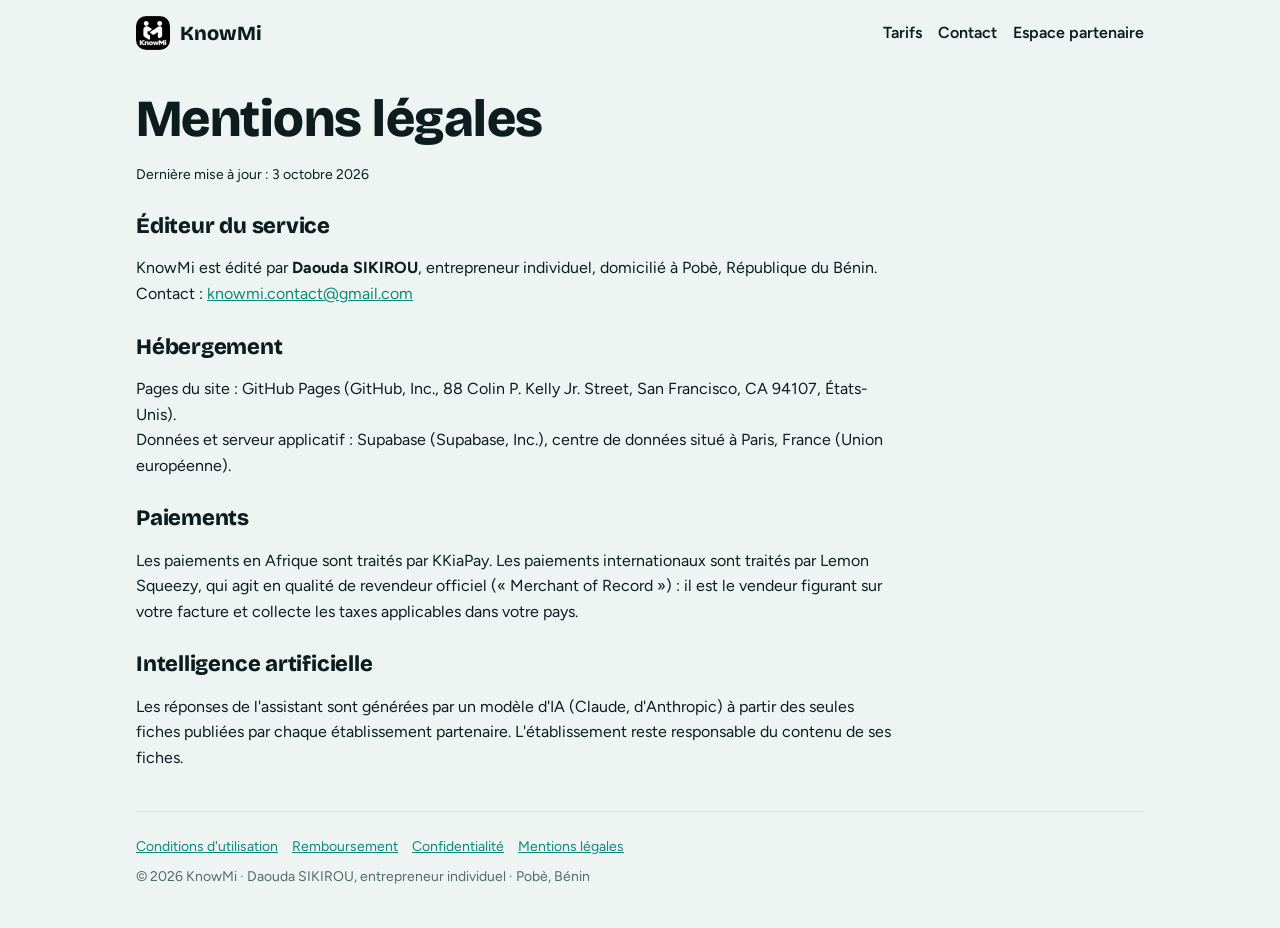
<file: mentions-legales.html>
<!doctype html>
<html lang="fr">
<head>
<meta charset="utf-8">
<meta name="viewport" content="width=device-width, initial-scale=1, viewport-fit=cover">
<title>Mentions légales · KnowMi</title>
<meta name="description" content="Mentions légales de KnowMi : éditeur, hébergement et contact.">
<link rel="canonical" href="https://daoudaun.github.io/qrai/mentions-legales.html">
<link rel="icon" type="image/png" href="favicon.png">
<link rel="apple-touch-icon" href="apple-touch-icon.png">
<link rel="preconnect" href="https://fonts.googleapis.com">
<link rel="stylesheet" href="https://fonts.googleapis.com/css2?family=Bricolage+Grotesque:opsz,wght@12..96,700;12..96,800&family=Figtree:wght@400;500;600;700&display=swap">
<link rel="stylesheet" href="site.css">
<script src="app-mode.js"></script>
</head>
<body>
<div class="wrap">
  <header class="nav">
    <a class="brand" href="presentation.html"><img class="logo" src="logo-96.png" alt="" width="34" height="34">KnowMi</a>
    <nav><a href="presentation.html#tarifs">Tarifs</a><a href="presentation.html#contact">Contact</a><a href="espace.html">Espace partenaire</a></nav>
  </header>
  <main class="legal">
  <h1>Mentions légales</h1>
  <p class="note">Dernière mise à jour : 3 octobre 2026</p>

<h2>Éditeur du service</h2>
<p>KnowMi est édité par <b>Daouda SIKIROU</b>, entrepreneur individuel, domicilié à Pobè, République du Bénin.<br>
Contact : <a href="mailto:knowmi.contact@gmail.com">knowmi.contact@gmail.com</a></p>
<h2>Hébergement</h2>
<p>Pages du site : GitHub Pages (GitHub, Inc., 88 Colin P. Kelly Jr. Street, San Francisco, CA 94107, États-Unis).<br>
Données et serveur applicatif : Supabase (Supabase, Inc.), centre de données situé à Paris, France (Union européenne).</p>
<h2>Paiements</h2>
<p>Les paiements en Afrique sont traités par KKiaPay. Les paiements internationaux sont traités par Lemon Squeezy, qui agit en qualité de revendeur officiel (« Merchant of Record ») : il est le vendeur figurant sur votre facture et collecte les taxes applicables dans votre pays.</p>
<h2>Intelligence artificielle</h2>
<p>Les réponses de l'assistant sont générées par un modèle d'IA (Claude, d'Anthropic) à partir des seules fiches publiées par chaque établissement partenaire. L'établissement reste responsable du contenu de ses fiches.</p>
  </main>
  <footer>
    <div class="links"><a href="conditions.html">Conditions d'utilisation</a><a href="remboursement.html">Remboursement</a><a href="confidentialite.html">Confidentialité</a><a href="mentions-legales.html">Mentions légales</a></div>
    © 2026 KnowMi · Daouda SIKIROU, entrepreneur individuel · Pobè, Bénin
  </footer>
</div>
</body>
</html>
</file>
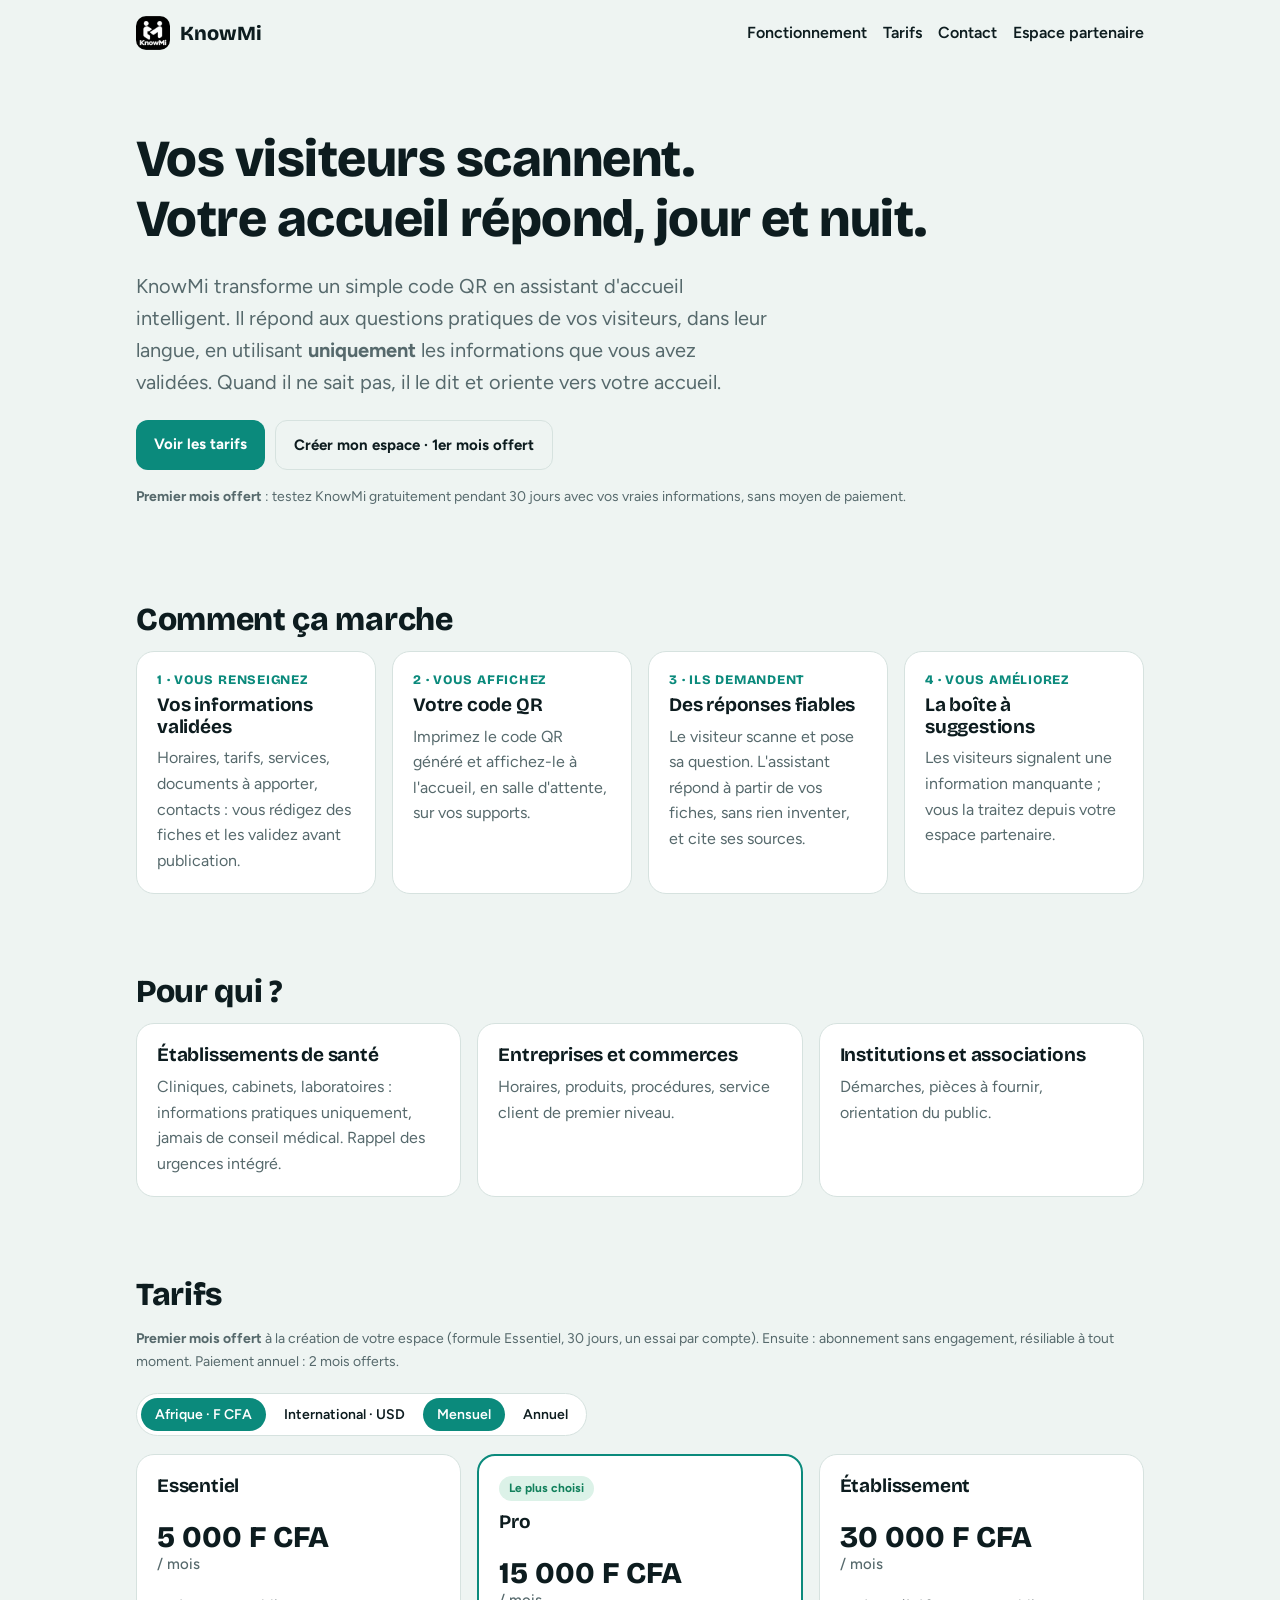
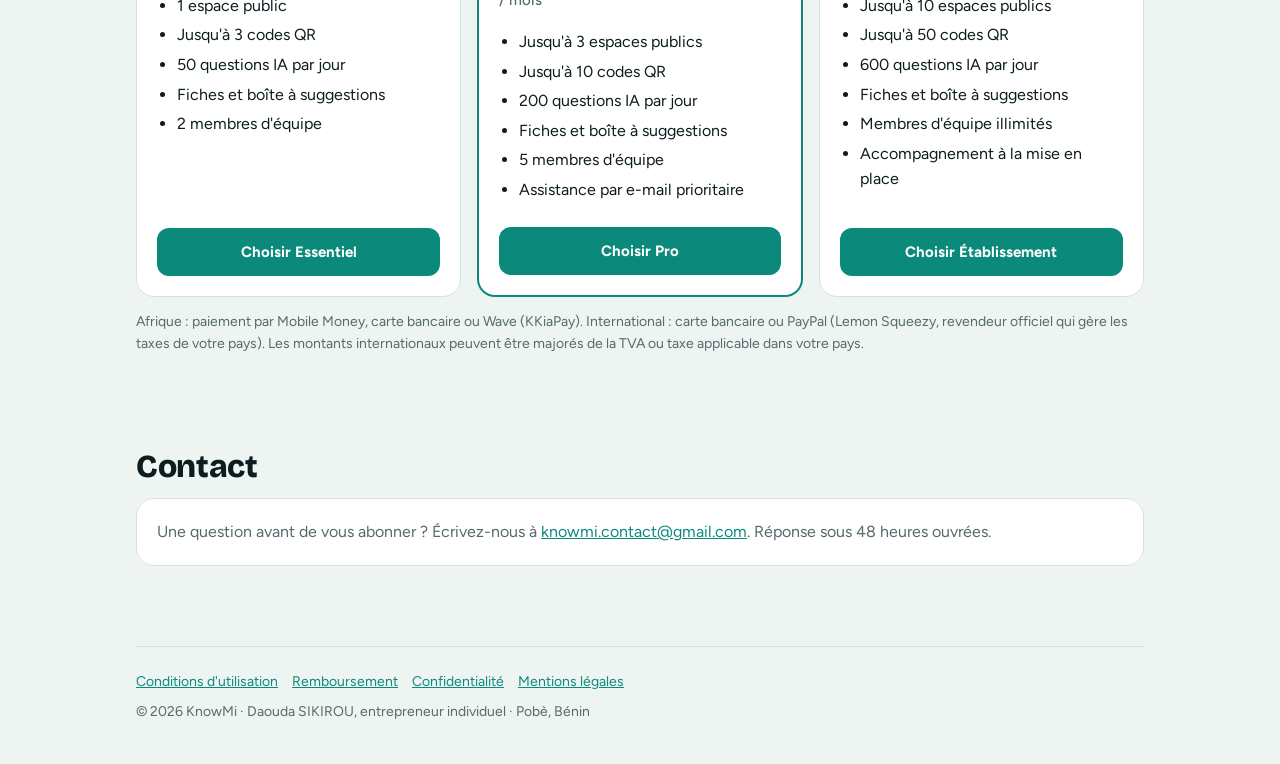
<file: presentation.html>
<!doctype html>
<html lang="fr">
<head>
<meta charset="utf-8">
<meta name="google-site-verification" content="rM0lely_wmRl62F8wcLX4sktHrZ2H8IdLS0OCVsPig0" />
<meta name="viewport" content="width=device-width, initial-scale=1, viewport-fit=cover">
<title>KnowMi · Code QR et assistant IA pour l'accueil de votre organisation</title>
<meta name="description" content="KnowMi transforme un code QR en assistant d'accueil disponible 24 h/24 : vos visiteurs scannent et obtiennent des réponses tirées uniquement de vos informations validées. Pour cliniques, commerces, hôtels, mairies, écoles et ONG. Premier mois offert.">
<link rel="canonical" href="https://daoudaun.github.io/qrai/presentation.html">
<meta property="og:type" content="website">
<meta property="og:site_name" content="KnowMi">
<meta property="og:title" content="KnowMi · Votre accueil répond 24 h/24 grâce à un code QR">
<meta property="og:description" content="KnowMi transforme un code QR en assistant d'accueil disponible 24 h/24 : vos visiteurs scannent et obtiennent des réponses tirées uniquement de vos informations validées. Pour cliniques, commerces, hôtels, mairies, écoles et ONG. Premier mois offert.">
<meta property="og:url" content="https://daoudaun.github.io/qrai/presentation.html">
<meta property="og:image" content="https://daoudaun.github.io/qrai/logo-512.png">
<meta property="og:locale" content="fr_FR">
<meta name="twitter:card" content="summary">
<meta name="google-play-app" content="app-id=com.knowmi.app">
<script type="application/ld+json">[{"@context": "https://schema.org", "@type": "Organization", "name": "KnowMi", "url": "https://daoudaun.github.io/qrai/presentation.html", "logo": "https://daoudaun.github.io/qrai/logo-512.png", "email": "knowmi.contact@gmail.com", "address": {"@type": "PostalAddress", "addressLocality": "Pobè", "addressCountry": "BJ"}, "founder": {"@type": "Person", "name": "Daouda SIKIROU"}, "sameAs": ["https://play.google.com/store/apps/details?id=com.knowmi.app"]}, {"@context": "https://schema.org", "@type": "SoftwareApplication", "name": "KnowMi", "operatingSystem": "Android, Web", "applicationCategory": "BusinessApplication", "description": "KnowMi transforme un code QR en assistant d'accueil disponible 24 h/24 : vos visiteurs scannent et obtiennent des réponses tirées uniquement de vos informations validées. Pour cliniques, commerces, hôtels, mairies, écoles et ONG. Premier mois offert.", "url": "https://daoudaun.github.io/qrai/presentation.html", "downloadUrl": "https://play.google.com/store/apps/details?id=com.knowmi.app", "offers": [{"@type": "Offer", "name": "Essentiel", "price": "5000", "priceCurrency": "XOF"}, {"@type": "Offer", "name": "Pro", "price": "15000", "priceCurrency": "XOF"}, {"@type": "Offer", "name": "Établissement", "price": "30000", "priceCurrency": "XOF"}]}]</script>
<link rel="icon" type="image/png" href="favicon.png">
<link rel="apple-touch-icon" href="apple-touch-icon.png">
<link rel="preconnect" href="https://fonts.googleapis.com">
<link rel="stylesheet" href="https://fonts.googleapis.com/css2?family=Bricolage+Grotesque:opsz,wght@12..96,700;12..96,800&family=Figtree:wght@400;500;600;700&display=swap">
<link rel="stylesheet" href="site.css">
<script src="app-mode.js"></script>
</head>
<body>
<div class="wrap">
  <header class="nav">
    <a class="brand" href="presentation.html"><img class="logo" src="logo-96.png" alt="" width="34" height="34">KnowMi</a>
    <nav><a href="#fonctionnement">Fonctionnement</a><a href="#tarifs">Tarifs</a><a href="#contact">Contact</a><a href="espace.html">Espace partenaire</a></nav>
  </header>

  <section>
    <h1>Vos visiteurs scannent.<br>Votre accueil répond, jour et nuit.</h1>
    <p class="lead">KnowMi transforme un simple code QR en assistant d'accueil intelligent. Il répond aux questions pratiques de vos visiteurs, dans leur langue, en utilisant <b>uniquement</b> les informations que vous avez validées. Quand il ne sait pas, il le dit et oriente vers votre accueil.</p>
    <p style="display:flex;gap:10px;flex-wrap:wrap;margin-top:22px"><a class="btn" href="#tarifs">Voir les tarifs</a><a class="btn ghost" href="espace.html">Créer mon espace · 1er mois offert</a></p>
    <p class="note" style="margin-top:10px"><b>Premier mois offert</b> : testez KnowMi gratuitement pendant 30 jours avec vos vraies informations, sans moyen de paiement.</p>
  </section>

  <section id="fonctionnement">
    <h2>Comment ça marche</h2>
    <div class="grid">
      <div class="card"><div class="step">1 · Vous renseignez</div><h3>Vos informations validées</h3><p>Horaires, tarifs, services, documents à apporter, contacts : vous rédigez des fiches et les validez avant publication.</p></div>
      <div class="card"><div class="step">2 · Vous affichez</div><h3>Votre code QR</h3><p>Imprimez le code QR généré et affichez-le à l'accueil, en salle d'attente, sur vos supports.</p></div>
      <div class="card"><div class="step">3 · Ils demandent</div><h3>Des réponses fiables</h3><p>Le visiteur scanne et pose sa question. L'assistant répond à partir de vos fiches, sans rien inventer, et cite ses sources.</p></div>
      <div class="card"><div class="step">4 · Vous améliorez</div><h3>La boîte à suggestions</h3><p>Les visiteurs signalent une information manquante ; vous la traitez depuis votre espace partenaire.</p></div>
    </div>
  </section>

  <section>
    <h2>Pour qui ?</h2>
    <div class="grid">
      <div class="card"><h3>Établissements de santé</h3><p>Cliniques, cabinets, laboratoires : informations pratiques uniquement, jamais de conseil médical. Rappel des urgences intégré.</p></div>
      <div class="card"><h3>Entreprises et commerces</h3><p>Horaires, produits, procédures, service client de premier niveau.</p></div>
      <div class="card"><h3>Institutions et associations</h3><p>Démarches, pièces à fournir, orientation du public.</p></div>
    </div>
  </section>

  <section id="tarifs">
    <h2>Tarifs</h2>
    <p class="note"><b>Premier mois offert</b> à la création de votre espace (formule Essentiel, 30 jours, un essai par compte). Ensuite : abonnement sans engagement, résiliable à tout moment. Paiement annuel : 2 mois offerts.</p>
    <div class="toggle" role="group" aria-label="Zone et période">
      <button type="button" data-zone="af" aria-pressed="true">Afrique · F CFA</button>
      <button type="button" data-zone="int" aria-pressed="false">International · USD</button>
      <button type="button" data-period="m" aria-pressed="true">Mensuel</button>
      <button type="button" data-period="y" aria-pressed="false">Annuel</button>
    </div>
    <div class="grid" id="plans"></div>
    <p class="note" style="margin-top:14px">Afrique : paiement par Mobile Money, carte bancaire ou Wave (KKiaPay). International : carte bancaire ou PayPal (Lemon Squeezy, revendeur officiel qui gère les taxes de votre pays). Les montants internationaux peuvent être majorés de la TVA ou taxe applicable dans votre pays.</p>
  </section>

  <section id="contact">
    <h2>Contact</h2>
    <div class="card"><p>Une question avant de vous abonner ? Écrivez-nous à <a href="mailto:knowmi.contact@gmail.com">knowmi.contact@gmail.com</a>. Réponse sous 48 heures ouvrées.</p></div>
  </section>

  <footer>
    <div class="links"><a href="conditions.html">Conditions d'utilisation</a><a href="remboursement.html">Remboursement</a><a href="confidentialite.html">Confidentialité</a><a href="mentions-legales.html">Mentions légales</a></div>
    © 2026 KnowMi · Daouda SIKIROU, entrepreneur individuel · Pobè, Bénin
  </footer>
</div>
<script>
const PLANS = [
  { id: "essentiel", name: "Essentiel", af: 5000, int: 19, feats: ["1 espace public", "Jusqu'à 3 codes QR", "50 questions IA par jour", "Fiches et boîte à suggestions", "2 membres d'équipe"] },
  { id: "pro", name: "Pro", af: 15000, int: 49, featured: true, feats: ["Jusqu'à 3 espaces publics", "Jusqu'à 10 codes QR", "200 questions IA par jour", "Fiches et boîte à suggestions", "5 membres d'équipe", "Assistance par e-mail prioritaire"] },
  { id: "etablissement", name: "Établissement", af: 30000, int: 99, feats: ["Jusqu'à 10 espaces publics", "Jusqu'à 50 codes QR", "600 questions IA par jour", "Fiches et boîte à suggestions", "Membres d'équipe illimités", "Accompagnement à la mise en place"] },
];
let zone = "af", period = "m";
const fmt = (p) => zone === "af"
  ? (period === "m" ? p.af : p.af * 10).toLocaleString("fr-FR").replace(/ | /g, " ") + " F CFA"
  : "$" + (period === "m" ? p.int : p.int * 10);
function render() {
  const box = document.getElementById("plans");
  box.replaceChildren(...PLANS.map(p => {
    const c = document.createElement("div");
    c.className = "card plan" + (p.featured ? " featured" : "");
    c.innerHTML = (p.featured ? '<span class="badge">Le plus choisi</span>' : "") +
      `<h3>${p.name}</h3><div class="price">${fmt(p)} <small>/ ${period === "m" ? "mois" : "an"}</small></div>` +
      "<ul>" + p.feats.map(f => `<li>${f}</li>`).join("") + "</ul>" +
      `<a class="btn" href="espace.html?formule=${p.id}">Choisir ${p.name}</a>`;
    return c;
  }));
}
document.querySelectorAll(".toggle button").forEach(b => b.addEventListener("click", () => {
  if (b.dataset.zone) { zone = b.dataset.zone; document.querySelectorAll("[data-zone]").forEach(x => x.setAttribute("aria-pressed", x === b)); }
  if (b.dataset.period) { period = b.dataset.period; document.querySelectorAll("[data-period]").forEach(x => x.setAttribute("aria-pressed", x === b)); }
  render();
}));
render();
</script>
</body>
</html>
</file>
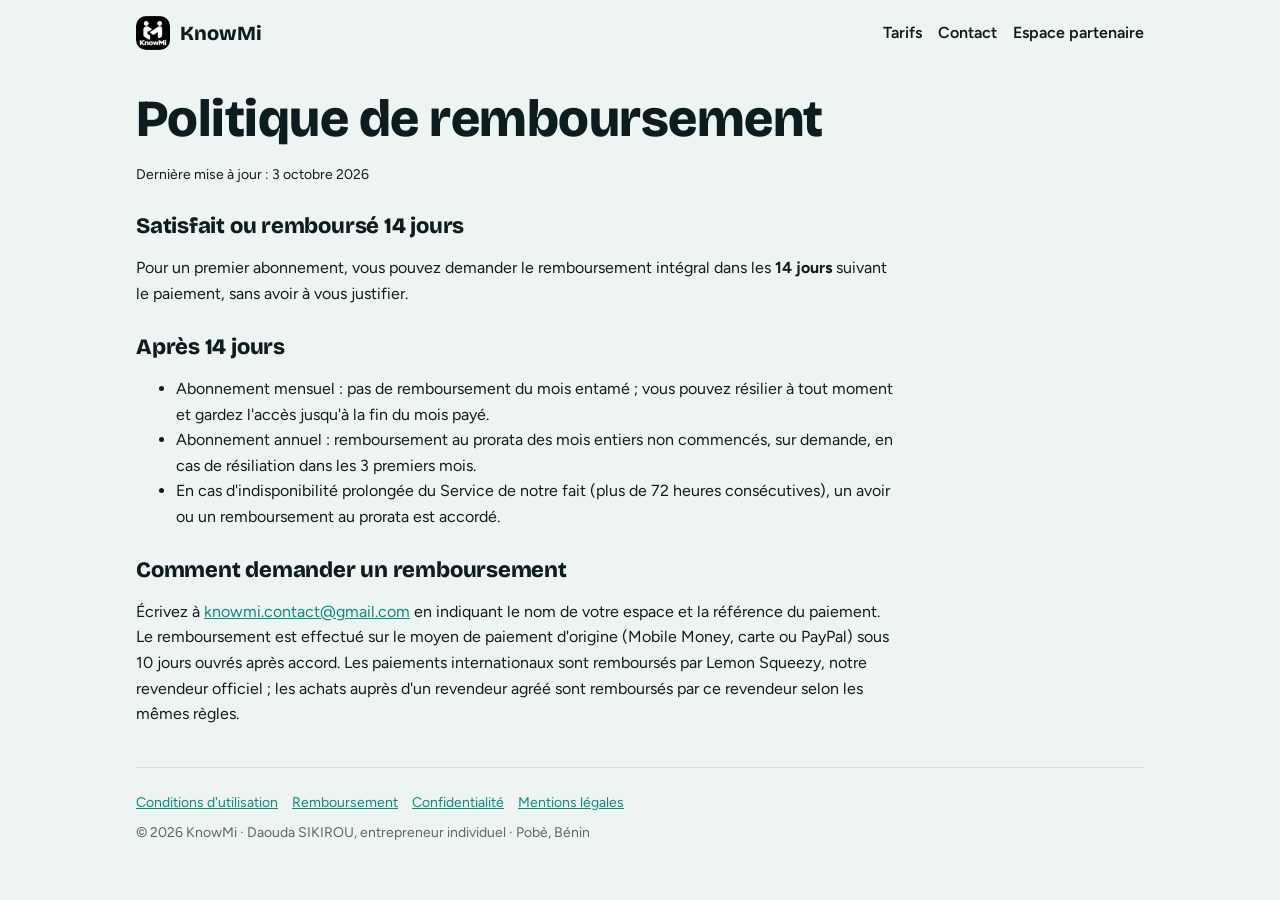
<file: remboursement.html>
<!doctype html>
<html lang="fr">
<head>
<meta charset="utf-8">
<meta name="viewport" content="width=device-width, initial-scale=1, viewport-fit=cover">
<title>Politique de remboursement · KnowMi</title>
<meta name="description" content="Politique de remboursement des abonnements KnowMi.">
<link rel="canonical" href="https://daoudaun.github.io/qrai/remboursement.html">
<link rel="icon" type="image/png" href="favicon.png">
<link rel="apple-touch-icon" href="apple-touch-icon.png">
<link rel="preconnect" href="https://fonts.googleapis.com">
<link rel="stylesheet" href="https://fonts.googleapis.com/css2?family=Bricolage+Grotesque:opsz,wght@12..96,700;12..96,800&family=Figtree:wght@400;500;600;700&display=swap">
<link rel="stylesheet" href="site.css">
<script src="app-mode.js"></script>
</head>
<body>
<div class="wrap">
  <header class="nav">
    <a class="brand" href="presentation.html"><img class="logo" src="logo-96.png" alt="" width="34" height="34">KnowMi</a>
    <nav><a href="presentation.html#tarifs">Tarifs</a><a href="presentation.html#contact">Contact</a><a href="espace.html">Espace partenaire</a></nav>
  </header>
  <main class="legal">
  <h1>Politique de remboursement</h1>
  <p class="note">Dernière mise à jour : 3 octobre 2026</p>

<h2>Satisfait ou remboursé 14 jours</h2>
<p>Pour un premier abonnement, vous pouvez demander le remboursement intégral dans les <b>14 jours</b> suivant le paiement, sans avoir à vous justifier.</p>
<h2>Après 14 jours</h2>
<ul>
<li>Abonnement mensuel : pas de remboursement du mois entamé ; vous pouvez résilier à tout moment et gardez l'accès jusqu'à la fin du mois payé.</li>
<li>Abonnement annuel : remboursement au prorata des mois entiers non commencés, sur demande, en cas de résiliation dans les 3 premiers mois.</li>
<li>En cas d'indisponibilité prolongée du Service de notre fait (plus de 72 heures consécutives), un avoir ou un remboursement au prorata est accordé.</li>
</ul>
<h2>Comment demander un remboursement</h2>
<p>Écrivez à <a href="mailto:knowmi.contact@gmail.com">knowmi.contact@gmail.com</a> en indiquant le nom de votre espace et la référence du paiement. Le remboursement est effectué sur le moyen de paiement d'origine (Mobile Money, carte ou PayPal) sous 10 jours ouvrés après accord. Les paiements internationaux sont remboursés par Lemon Squeezy, notre revendeur officiel ; les achats auprès d'un revendeur agréé sont remboursés par ce revendeur selon les mêmes règles.</p>
  </main>
  <footer>
    <div class="links"><a href="conditions.html">Conditions d'utilisation</a><a href="remboursement.html">Remboursement</a><a href="confidentialite.html">Confidentialité</a><a href="mentions-legales.html">Mentions légales</a></div>
    © 2026 KnowMi · Daouda SIKIROU, entrepreneur individuel · Pobè, Bénin
  </footer>
</div>
</body>
</html>
</file>
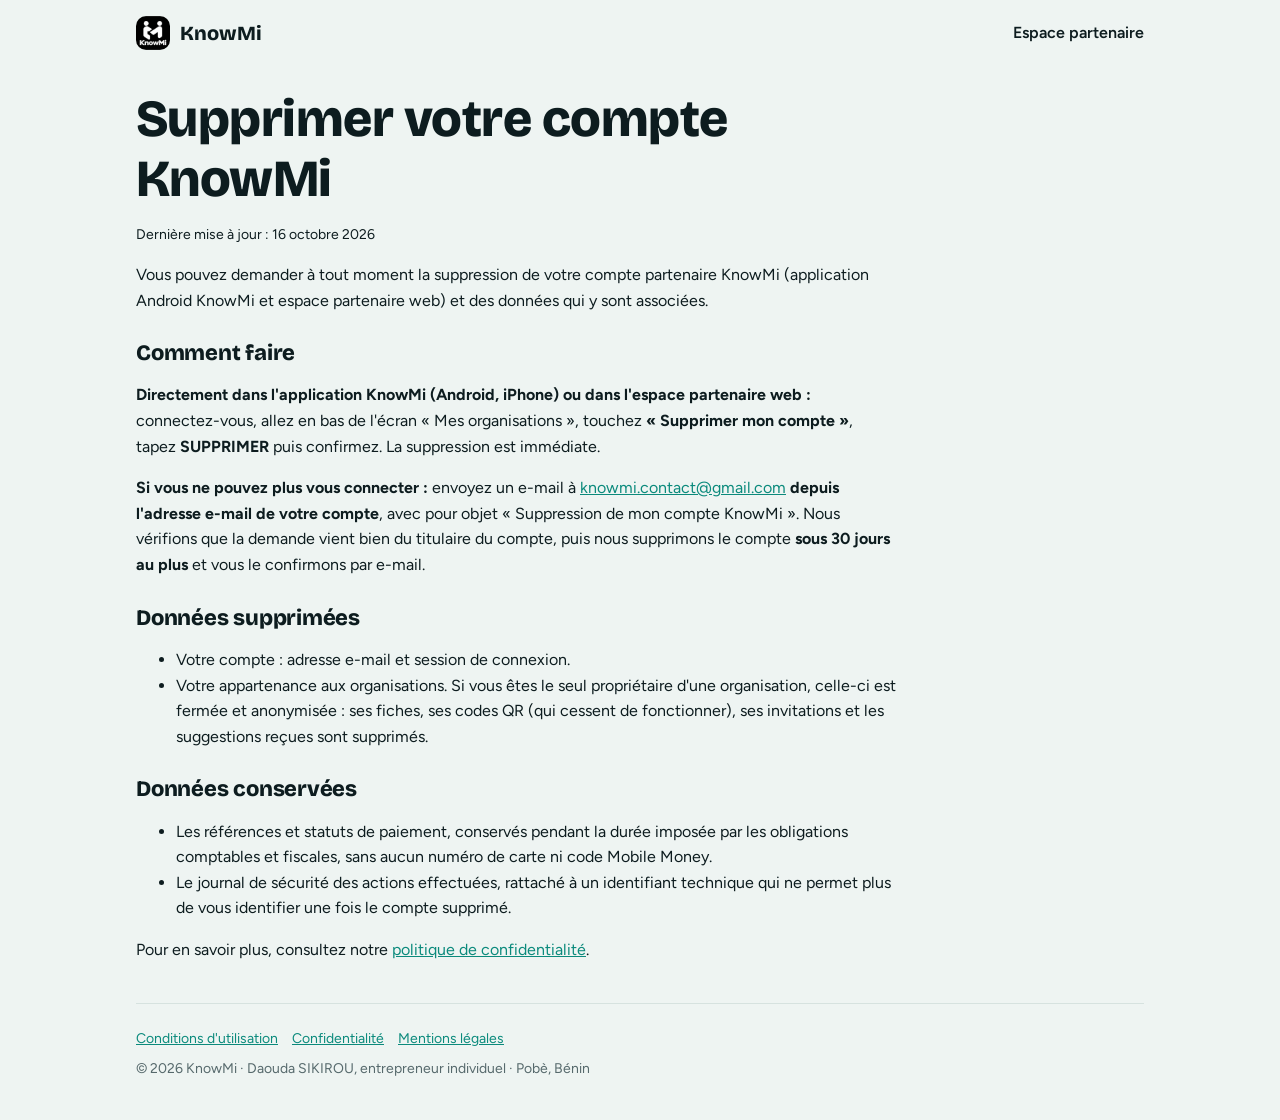
<file: suppression-compte.html>
<!doctype html>
<html lang="fr">
<head>
<meta charset="utf-8">
<meta name="viewport" content="width=device-width, initial-scale=1, viewport-fit=cover">
<title>Supprimer votre compte · KnowMi</title>
<meta name="description" content="Comment supprimer votre compte KnowMi et les données associées, depuis l'application ou par e-mail.">
<link rel="canonical" href="https://daoudaun.github.io/qrai/suppression-compte.html">
<link rel="icon" type="image/png" href="favicon.png">
<link rel="apple-touch-icon" href="apple-touch-icon.png">
<link rel="preconnect" href="https://fonts.googleapis.com">
<link rel="stylesheet" href="https://fonts.googleapis.com/css2?family=Bricolage+Grotesque:opsz,wght@12..96,700;12..96,800&family=Figtree:wght@400;500;600;700&display=swap">
<link rel="stylesheet" href="site.css">
<script src="app-mode.js"></script>
</head>
<body>
<div class="wrap">
  <header class="nav">
    <a class="brand" href="espace.html"><img class="logo" src="logo-96.png" alt="" width="34" height="34">KnowMi</a>
    <nav><a href="espace.html">Espace partenaire</a></nav>
  </header>
  <main class="legal">
  <h1>Supprimer votre compte KnowMi</h1>
  <p class="note">Dernière mise à jour : 16 octobre 2026</p>

<p>Vous pouvez demander à tout moment la suppression de votre compte partenaire KnowMi (application Android KnowMi et espace partenaire web) et des données qui y sont associées.</p>

<h2>Comment faire</h2>
<p><b>Directement dans l'application KnowMi (Android, iPhone) ou dans l'espace partenaire web :</b> connectez-vous, allez en bas de l'écran « Mes organisations », touchez <b>« Supprimer mon compte »</b>, tapez <b>SUPPRIMER</b> puis confirmez. La suppression est immédiate.</p>
<p><b>Si vous ne pouvez plus vous connecter :</b> envoyez un e-mail à <a href="mailto:knowmi.contact@gmail.com?subject=Suppression%20de%20mon%20compte%20KnowMi">knowmi.contact@gmail.com</a> <b>depuis l'adresse e-mail de votre compte</b>, avec pour objet « Suppression de mon compte KnowMi ». Nous vérifions que la demande vient bien du titulaire du compte, puis nous supprimons le compte <b>sous 30 jours au plus</b> et vous le confirmons par e-mail.</p>

<h2>Données supprimées</h2>
<ul>
<li>Votre compte : adresse e-mail et session de connexion.</li>
<li>Votre appartenance aux organisations. Si vous êtes le seul propriétaire d'une organisation, celle-ci est fermée et anonymisée : ses fiches, ses codes QR (qui cessent de fonctionner), ses invitations et les suggestions reçues sont supprimés.</li>
</ul>

<h2>Données conservées</h2>
<ul>
<li>Les références et statuts de paiement, conservés pendant la durée imposée par les obligations comptables et fiscales, sans aucun numéro de carte ni code Mobile Money.</li>
<li>Le journal de sécurité des actions effectuées, rattaché à un identifiant technique qui ne permet plus de vous identifier une fois le compte supprimé.</li>
</ul>
<p>Pour en savoir plus, consultez notre <a href="confidentialite.html">politique de confidentialité</a>.</p>
  </main>
  <footer>
    <div class="links"><a href="conditions.html">Conditions d'utilisation</a><a href="confidentialite.html">Confidentialité</a><a href="mentions-legales.html">Mentions légales</a></div>
    © 2026 KnowMi · Daouda SIKIROU, entrepreneur individuel · Pobè, Bénin
  </footer>
</div>
</body>
</html>
</file>
<file: site.css>
:root{
  --bg:#eef4f2; --surface:#fff; --surface2:#f6faf9; --ink:#0d1c1f; --muted:#56696c; --line:#d6e2df;
  --accent:#0b8a7c; --accent-ink:#fff; --accent-soft:#d5efea; --good:#12805c; --good-soft:#dcf2e8;
  --f-display:"Bricolage Grotesque", ui-sans-serif, system-ui, sans-serif;
  --f-body:"Figtree", ui-sans-serif, system-ui, -apple-system, "Segoe UI", sans-serif;
}
@media (prefers-color-scheme: dark){:root:not([data-theme="light"]){
  --bg:#0a1314; --surface:#111e20; --surface2:#15262a; --ink:#e4efed; --muted:#93a8a7; --line:#223639;
  --accent:#2cc2ae; --accent-ink:#04201c; --accent-soft:#123c37; --good:#44c996; --good-soft:#12352a; color-scheme:dark }}
:root[data-theme="dark"]{
  --bg:#0a1314; --surface:#111e20; --surface2:#15262a; --ink:#e4efed; --muted:#93a8a7; --line:#223639;
  --accent:#2cc2ae; --accent-ink:#04201c; --accent-soft:#123c37; --good:#44c996; --good-soft:#12352a; color-scheme:dark }
*{box-sizing:border-box}
html,body{margin:0}
body{background:var(--bg);color:var(--ink);font:16px/1.6 var(--f-body);-webkit-font-smoothing:antialiased}
a{color:var(--accent)}
.wrap{max-width:1040px;margin:0 auto;padding:0 16px}
header.nav{display:flex;align-items:center;justify-content:space-between;gap:12px;padding:16px 0;flex-wrap:wrap}
.brand{display:flex;align-items:center;gap:10px;text-decoration:none;color:var(--ink);font:800 20px var(--f-display)}
.logo{width:34px;height:34px;border-radius:10px;display:block}
.nav nav{display:flex;gap:16px;flex-wrap:wrap;font-weight:600}
.nav nav a{color:var(--ink);text-decoration:none}
.nav nav a:hover{color:var(--accent)}
.btn{display:inline-block;border:0;border-radius:12px;padding:12px 18px;background:var(--accent);color:var(--accent-ink);font-weight:700;text-decoration:none;cursor:pointer;font-size:15px}
.btn.ghost{background:transparent;border:1px solid var(--line);color:var(--ink)}
h1,h2,h3{font-family:var(--f-display);letter-spacing:-.01em;line-height:1.15}
h1{font-size:clamp(32px,6vw,52px);font-weight:800;margin:24px 0 14px}
h2{font-size:clamp(24px,4vw,32px);font-weight:800;margin:0 0 12px}
h3{font-size:19px;font-weight:700;margin:0 0 8px}
.lead{font-size:clamp(17px,2.2vw,20px);color:var(--muted);max-width:640px}
section{padding:40px 0}
.grid{display:grid;gap:16px;grid-template-columns:repeat(auto-fit,minmax(240px,1fr))}
.card{background:var(--surface);border:1px solid var(--line);border-radius:18px;padding:20px}
.card p{margin:0;color:var(--muted)}
.step{font:800 13px var(--f-display);color:var(--accent);text-transform:uppercase;letter-spacing:.06em;margin-bottom:6px}
.toggle{display:inline-flex;background:var(--surface);border:1px solid var(--line);border-radius:999px;padding:4px;gap:4px;margin:6px 0 18px;flex-wrap:wrap}
.toggle button{border:0;background:transparent;border-radius:999px;padding:8px 14px;font:600 14px var(--f-body);color:var(--ink);cursor:pointer}
.toggle button[aria-pressed="true"]{background:var(--accent);color:var(--accent-ink)}
.plan{display:flex;flex-direction:column;gap:10px}
.plan.featured{border:2px solid var(--accent)}
.badge{align-self:flex-start;font-size:12px;font-weight:700;color:var(--good);background:var(--good-soft);padding:3px 10px;border-radius:999px}
.price{font:800 30px var(--f-display);margin:4px 0 0;white-space:nowrap}
.price small{font:500 15px var(--f-body);color:var(--muted);display:block;white-space:nowrap}
.plan ul{margin:6px 0 10px;padding-left:20px;color:var(--ink)}
.plan li{margin:4px 0}
.plan .btn{margin-top:auto;text-align:center}
.note{font-size:14px;color:var(--muted)}
.legal{max-width:760px}
.legal h2{font-size:22px;margin:28px 0 8px}
.legal p,.legal li{color:var(--ink)}
footer{border-top:1px solid var(--line);margin-top:40px;padding:24px 0 40px;font-size:14px;color:var(--muted)}
footer .links{display:flex;gap:14px;flex-wrap:wrap;margin-bottom:8px}
:focus-visible{outline:2px solid var(--accent);outline-offset:2px}
</file>
